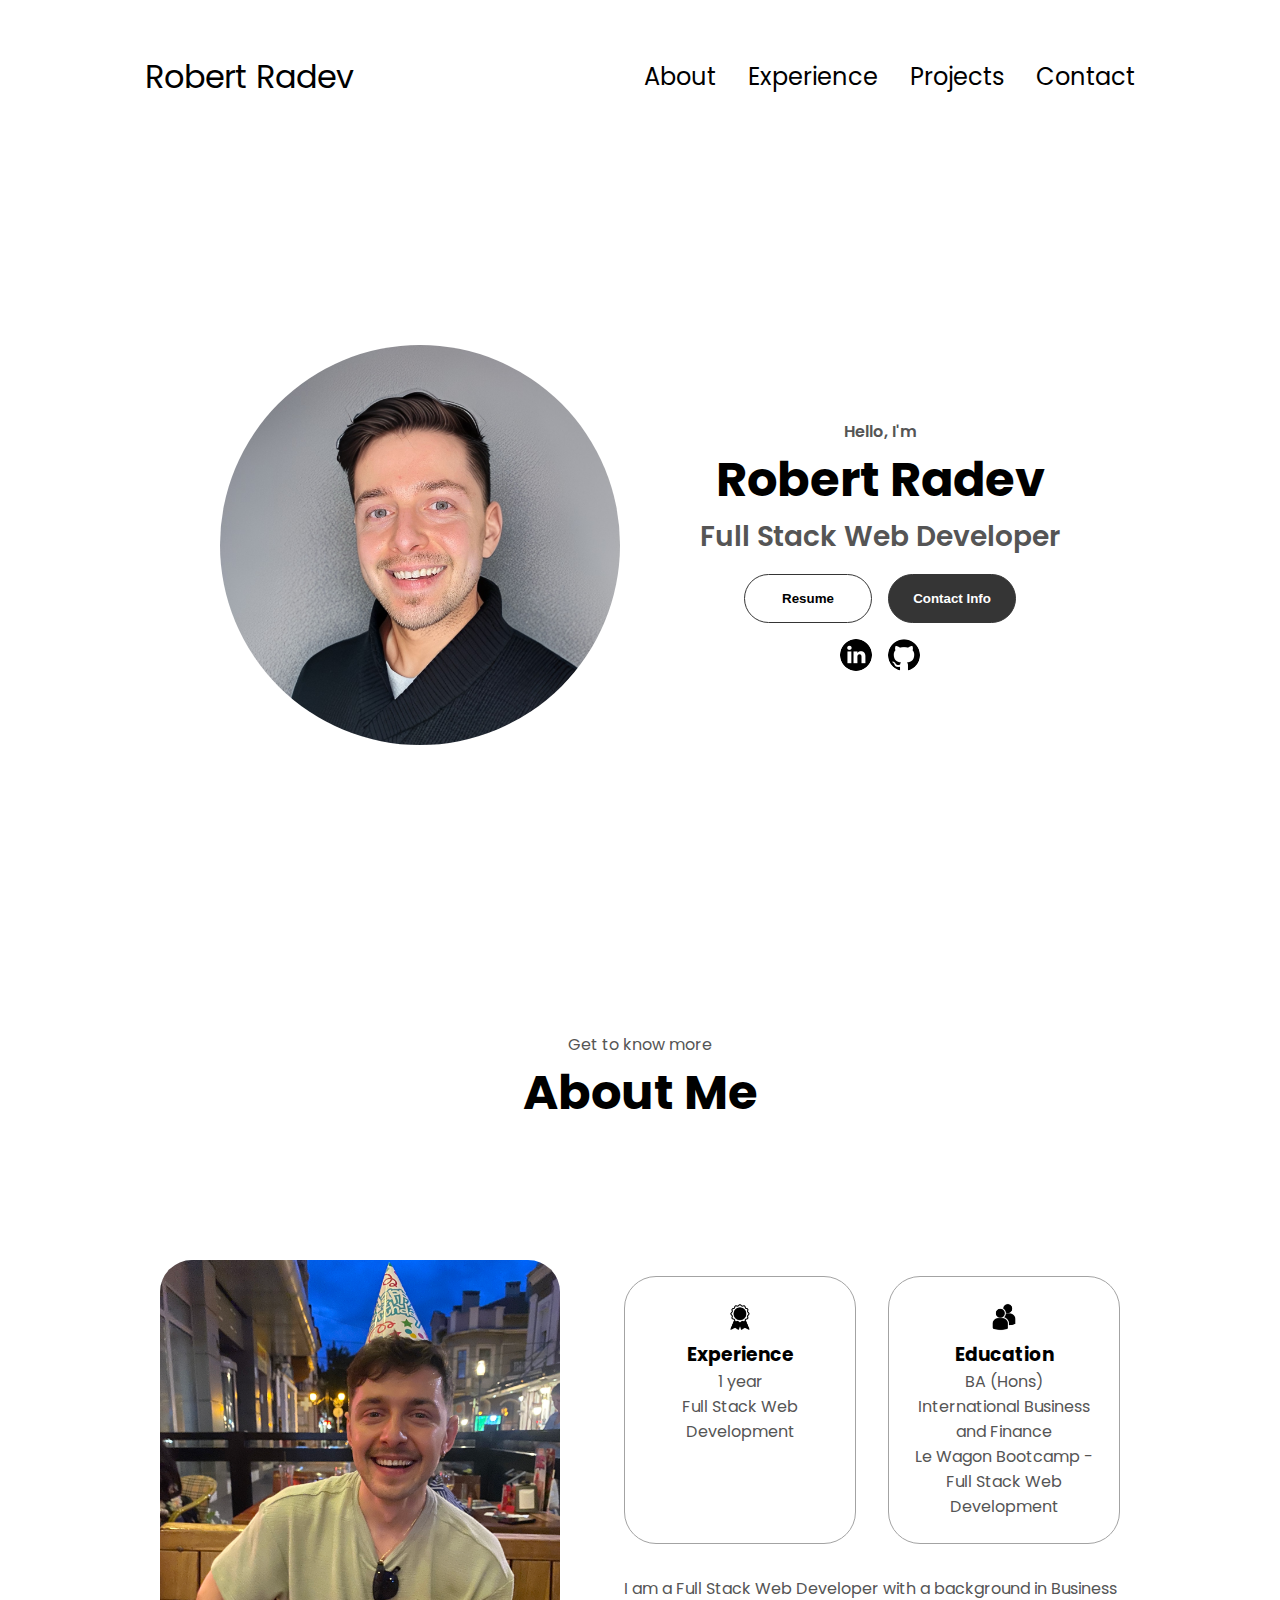
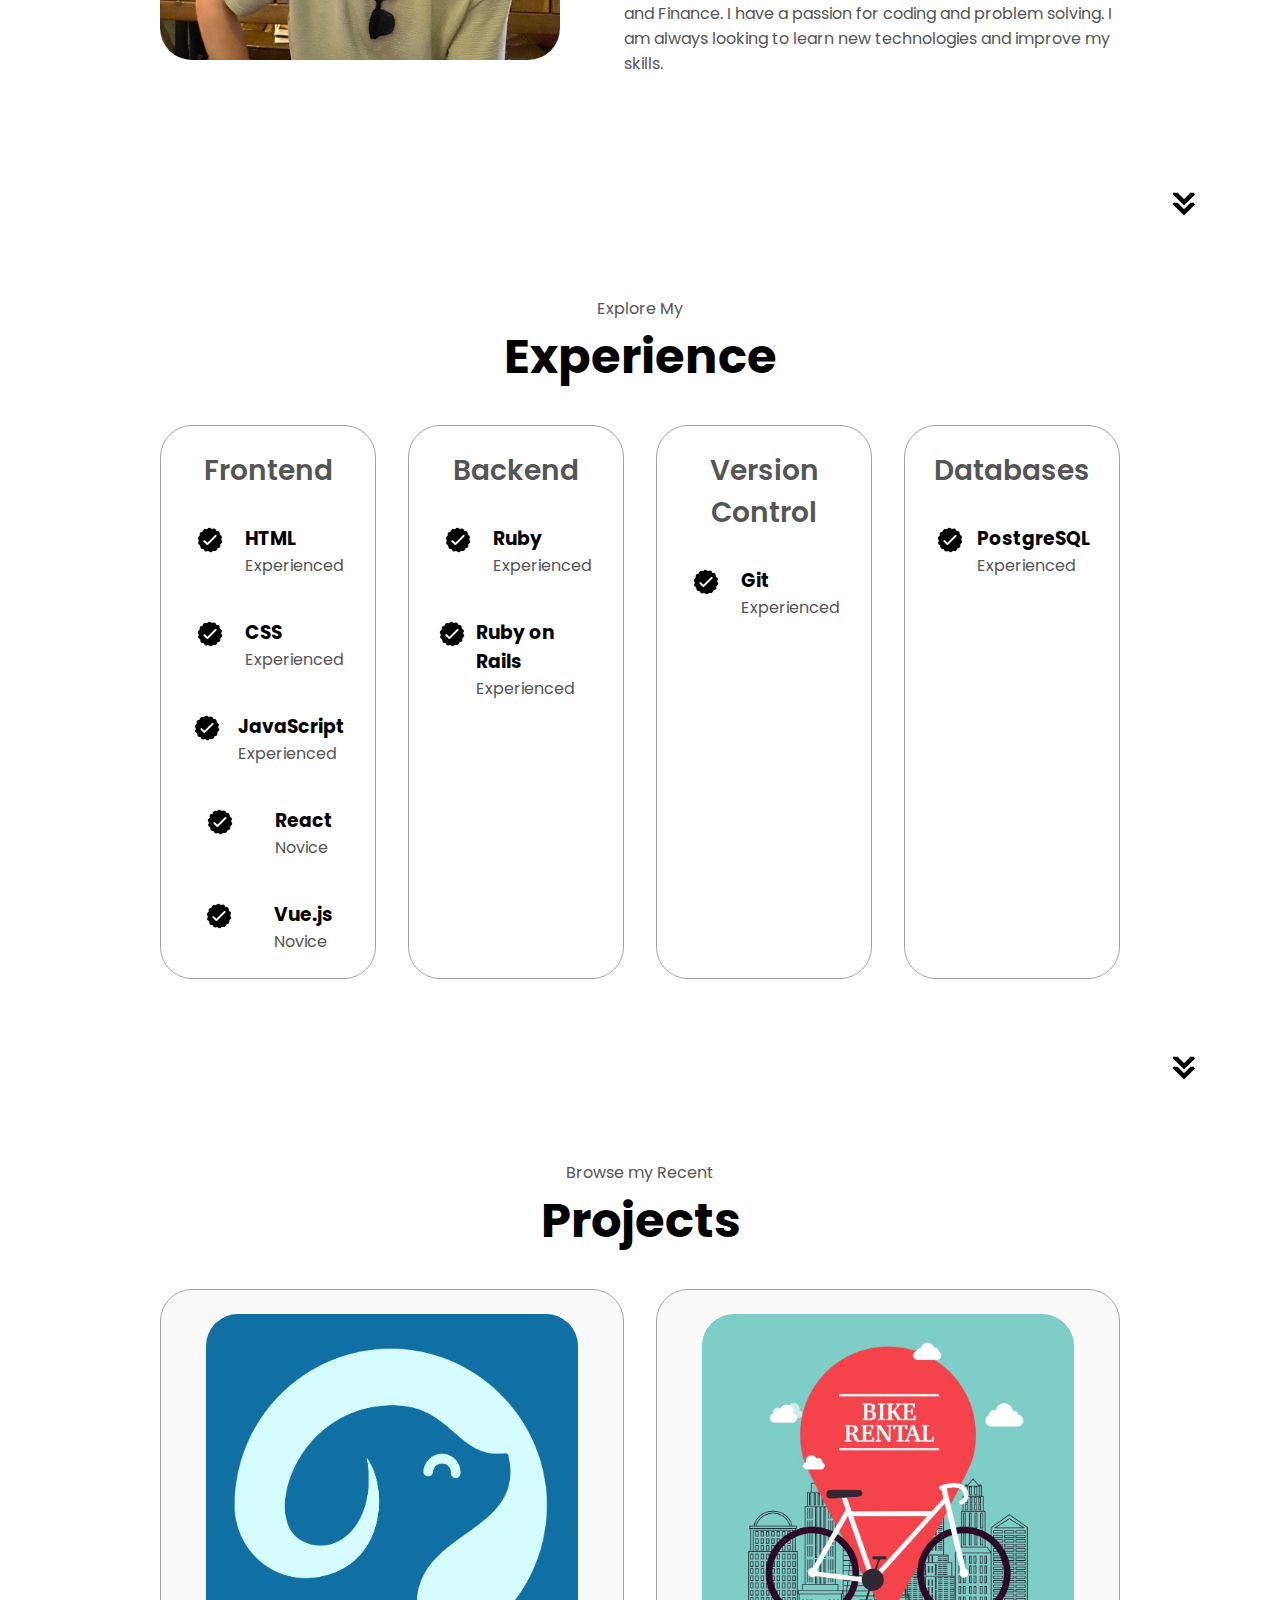
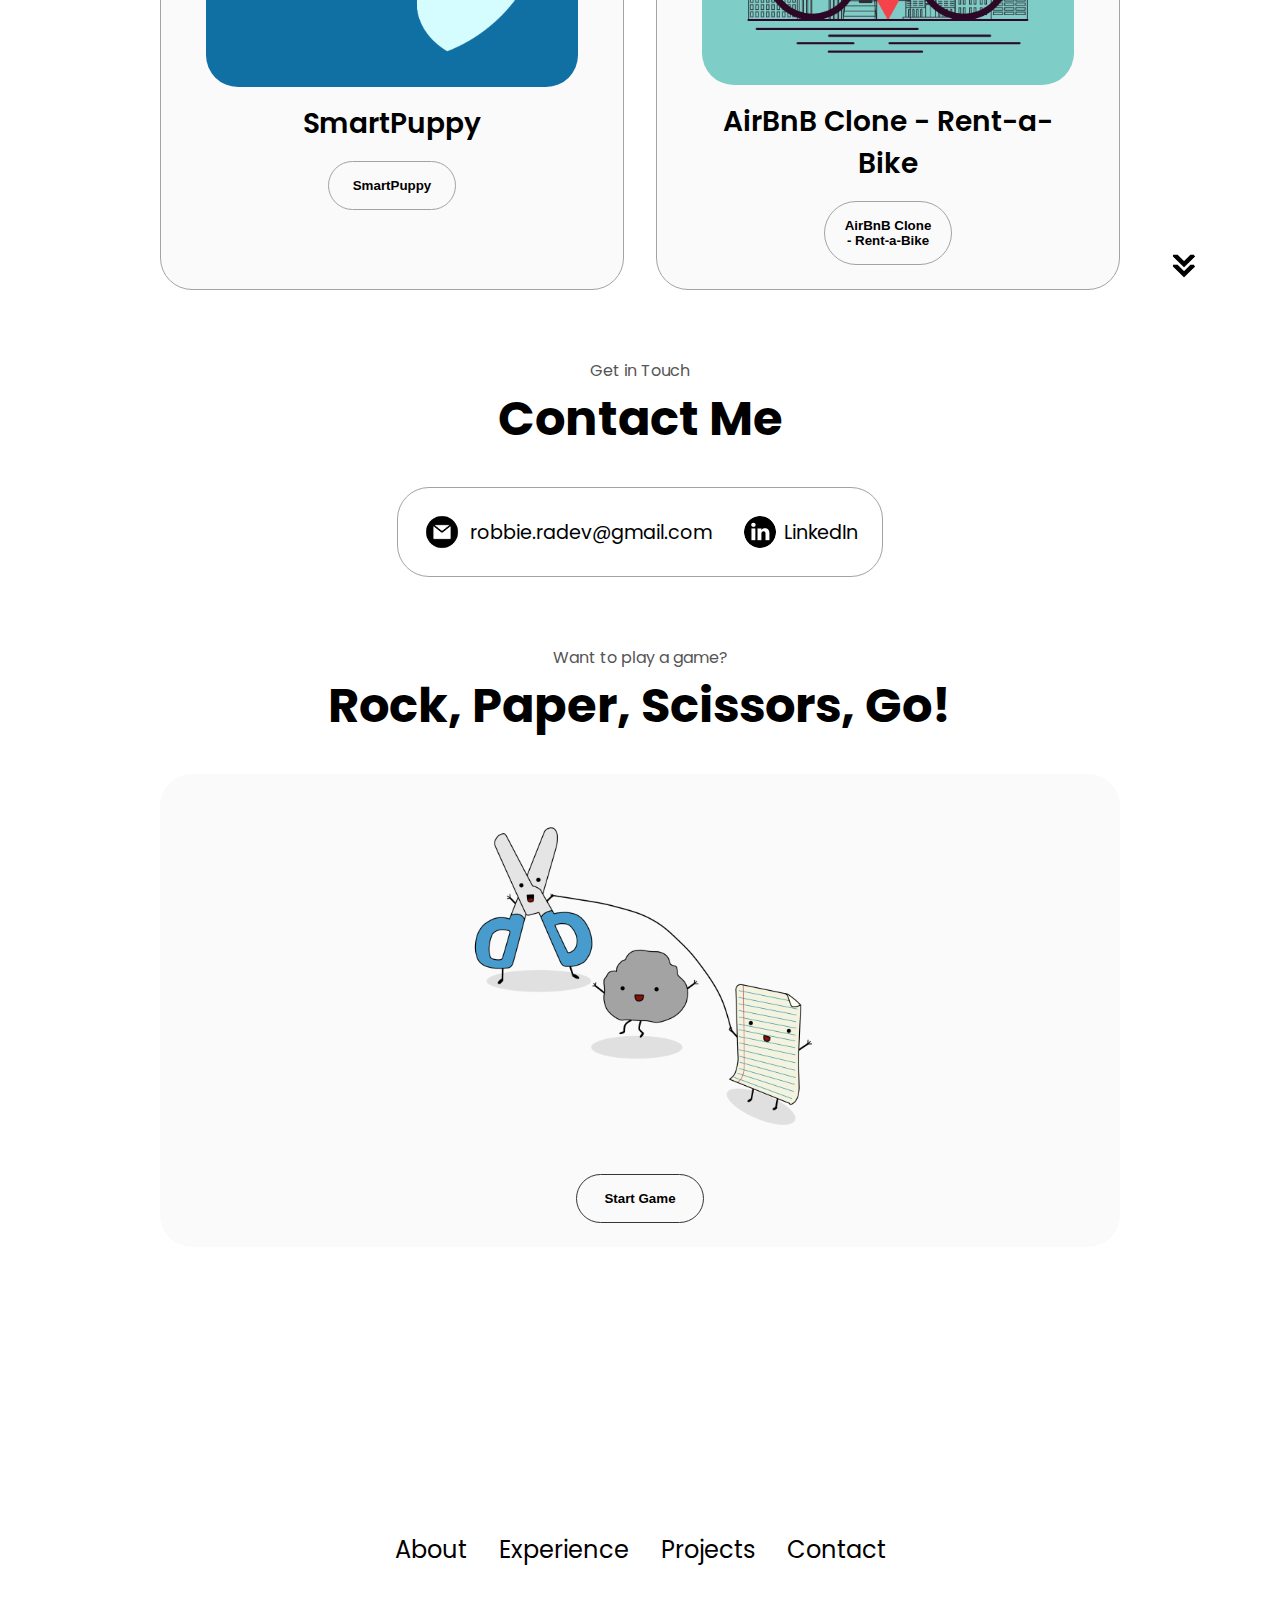
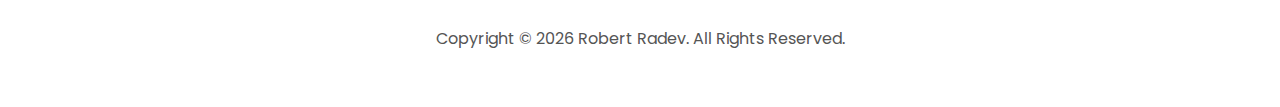
<file: index.html>
<!DOCTYPE html>
<html lang="en">
  <head>
    <meta charset="UTF-8" />
    <meta http-equiv="X-UA-Compatible" content="IE=edge" />
    <meta name="viewport" content="width=device-width, initial-scale=1.0" />
    <title>My Portfolio</title>

    <link rel="stylesheet" href="style.css" />
    <link rel="stylesheet" href="mediaqueries.css" />
  </head>
  <body>
    <nav id="desktop-nav">
      <a href="/" class="logo">Robert Radev</a>
      <div>
        <ul class="nav-links">
          <li><a href="#about">About</a></li>
          <li><a href="#experience">Experience</a></li>
          <li><a href="#projects">Projects</a></li>
          <li><a href="#contact">Contact</a></li>
        </ul>
      </div>
    </nav>
    <nav id="hamburger-nav">
      <a href="/" class="logo">Robert Radev</a>
      <div class="hamburger-menu">
        <div class="hamburger-icon" onclick="toggleMenu()">
          <span></span>
          <span></span>
          <span></span>
        </div>
        <div class="menu-links">
          <li><a href="#about" onclick="toggleMenu()">About</a></li>
          <li><a href="#experience" onclick="toggleMenu()">Experience</a></li>
          <li><a href="#projects" onclick="toggleMenu()">Projects</a></li>
          <li><a href="#contact" onclick="toggleMenu()">Contact</a></li>
        </div>
      </div>
    </nav>
    <section id="profile">
      <div class="section__pic-container">
        <img
          src="./assets/profile-photo.jpg"
          alt="Robert Radev profile photo"
        />
      </div>
      <div class="section__text">
        <p class="section__text__p1">Hello, I'm</p>
        <h1 class="title">Robert Radev</h1>
        <p class="section__text__p2">Full Stack Web Developer</p>
        <div class="btn-container">
          <button
            class="btn btn-color-2"
            onclick="window.open('https://app.enhancv.com/share/98bf02f7/?utm_medium=growth&utm_campaign=share-resume&utm_source=dynamic')"
          >
            Resume
          </button>
          <button class="btn btn-color-1" onclick="location.href='./#contact'">
            Contact Info
          </button>
        </div>
        <div id="socials-container">
          <img
            src="./assets/linkedin.png"
            alt="My LinkedIn Profile"
            class="icon"
            onclick="window.open('https://www.linkedin.com/in/robertradev/')"
          />
          <img
            src="./assets/github.png"
            alt="My LinkedIn Profile"
            class="icon"
            onclick="window.open('https://www.github.com/robbieradev/')"
          />
        </div>
      </div>
    </section>
    <section id="about">
      <p class="section__text__p1">Get to know more</p>
      <h1 class="title">About Me</h1>
      <div class="section-container">
        <div class="section__pic-container">
          <img
            src="./assets/IMG_6621.JPG"
            alt="Profile photo"
            class="about-pic"
          />
        </div>
        <div class="about-details-container">
          <div class="about-containers">
            <div class="details-container">
              <img
                src="./assets/experience.png"
                alt="Experience icon"
                class="icon"
              />
              <h3>Experience</h3>
              <p>1 year <br />Full Stack Web Development</p>
            </div>
            <div class="details-container">
              <img
                src="./assets/education.png"
                alt="Education icon"
                class="icon"
              />
              <h3>Education</h3>
              <p>
                BA (Hons) International Business and Finance <br />Le Wagon
                Bootcamp - Full Stack Web Development
              </p>
            </div>
          </div>
          <div class="text-container">
            <p>
              I am a Full Stack Web Developer with a background in Business and
              Finance. I have a passion for coding and problem solving. I am
              always looking to learn new technologies and improve my skills.
            </p>
          </div>
        </div>
      </div>
      <img
        src="./assets/arrow.png"
        alt="Arrow icon"
        class="icon arrow"
        onclick="location.href='./#experience'"
      />
    </section>
    <section id="experience">
      <p class="section__text__p1">Explore My</p>
      <h1 class="title">Experience</h1>
      <div class="experience-details-container">
        <div class="about-containers">
          <div class="details-container">
            <h2 class="experience-sub-title">Frontend</h2>
            <div class="article-container">
              <article>
                <img
                  src="./assets/checkmark.png"
                  alt="Experience icon"
                  class="icon"
                />
                <div>
                  <h3>HTML</h3>
                  <p>Experienced</p>
                </div>
              </article>
              <article>
                <img
                  src="./assets/checkmark.png"
                  alt="Experience icon"
                  class="icon"
                />
                <div>
                  <h3>CSS</h3>
                  <p>Experienced</p>
                </div>
              </article>
              <article>
                <img
                  src="./assets/checkmark.png"
                  alt="Experience icon"
                  class="icon"
                />
                <div>
                  <h3>JavaScript</h3>
                  <p>Experienced</p>
                </div>
              </article>
              <article>
                <img
                  src="./assets/checkmark.png"
                  alt="Experience icon"
                  class="icon"
                />
                <div>
                  <h3>React</h3>
                  <p>Novice</p>
                </div>
              </article>
              <article>
                <img
                  src="./assets/checkmark.png"
                  alt="Experience icon"
                  class="icon"
                />
                <div>
                  <h3>Vue.js</h3>
                  <p>Novice</p>
                </div>
              </article>
            </div>
          </div>
          <div class="details-container">
            <h2 class="experience-sub-title">Backend</h2>
            <div class="article-container">
              <article>
                <img
                  src="./assets/checkmark.png"
                  alt="Experience icon"
                  class="icon"
                />
                <div>
                  <h3>Ruby</h3>
                  <p>Experienced</p>
                </div>
              </article>
              <article>
                <img
                  src="./assets/checkmark.png"
                  alt="Experience icon"
                  class="icon"
                />
                <div>
                  <h3>Ruby on Rails</h3>
                  <p>Experienced</p>
                </div>
              </article>
            </div>
          </div>
          <div class="details-container">
            <h2 class="experience-sub-title">Version Control</h2>
            <div class="article-container">
              <article>
                <img
                  src="./assets/checkmark.png"
                  alt="Experience icon"
                  class="icon"
                />
                <div>
                  <h3>Git</h3>
                  <p>Experienced</p>
                </div>
              </article>
            </div>
          </div>
          <div class="details-container">
            <h2 class="experience-sub-title">Databases</h2>
            <div class="article-container">
              <article>
                <img
                  src="./assets/checkmark.png"
                  alt="Experience icon"
                  class="icon"
                />
                <div>
                  <h3>PostgreSQL</h3>
                  <p>Experienced</p>
                </div>
              </article>
            </div>
          </div>
        </div>
      </div>
      <img
        src="./assets/arrow.png"
        alt="Arrow icon"
        class="icon arrow"
        onclick="location.href='./#projects'"
      />
    </section>
    <section id="projects">
      <p class="section__text__p1">Browse my Recent</p>
      <h1 class="title">Projects</h1>
      <div class="experience-details-container">
        <div class="about-containers">
          <div class="details-container color-container">
            <div class="article-container">
              <img
                src="./assets/smartpuppy.png"
                alt="SmartPuppy project"
                class="project-img"
              />
            </div>
            <h2 class="experience-sub-title project-title">SmartPuppy</h2>
            <div class="btn-container">
              <button
                class="btn btn-color-2 project-btn"
                onclick="window.open('https://www.smartpuppy.tech/', '_blank')"
              >
                SmartPuppy
              </button>
              <!-- <button
                class="btn btn-color-2 project-btn"
                onclick="window.open('https://www.smartpuppy.tech/', '_blank')"
              >
                Live Demo
              </button> -->
            </div>
          </div>
          <div class="details-container color-container">
            <div class="article-container">
              <img
                src="./assets/bike_rental.jpg"
                alt="AirBnB Clone - Rent-a-Bike project"
                class="project-img"
              />
            </div>
            <h2 class="experience-sub-title project-title">
              AirBnB Clone - Rent-a-Bike
            </h2>
            <div class="btn-container">
              <button
                class="btn btn-color-2 project-btn"
                onclick="window.open('https://github.com/smart-puppy/Airbnb-smart-puppy', '_blank')"
              >
                AirBnB Clone - Rent-a-Bike
              </button>
              <!-- <button
                class="btn btn-color-2 project-btn"
                onclick="window.open('https://github.com/smart-puppy/Airbnb-smart-puppy', '_blank')"
              >
                Live Demo
              </button> -->
            </div>
          </div>
        </div>
      </div>
      <img
        src="./assets/arrow.png"
        alt="Arrow icon"
        class="icon arrow"
        onclick="location.href='./#contact'"
      />
    </section>
    <section id="contact">
      <p class="section__text__p1">Get in Touch</p>
      <h1 class="title">Contact Me</h1>
      <div class="contact-info-upper-container">
        <div class="contact-info-container">
          <img
            src="./assets/email.png"
            alt="Email icon"
            class="icon contact-icon email-icon"
          />
          <p>
            <a href="mailto:robbie.radev@gmail.com">robbie.radev@gmail.com</a>
          </p>
        </div>
        <div class="contact-info-container">
          <img
            src="./assets/linkedin.png"
            alt="LinkedIn icon"
            class="icon contact-icon"
          />
          <p>
            <a href="https://www.linkedin.com/in/robertradev" target="_blank"
              >LinkedIn</a
            >
          </p>
        </div>
      </div>
    </section>
    <section id="game">
      <p class="section__text__p1">Want to play a game?</p>
      <h1 class="title">Rock, Paper, Scissors, Go!</h1>
      <div class="game-upper-container">
        <div class="game-container">
          <div class="game-pic-container">
            <img
              src="./assets/rock-paper-scissors.png"
              alt="Rock, Paper, Scissors"
              class="game-pic"
            />
          </div>
          <div class="game-btn-container">
            <button class="btn btn-color-2" onclick="startGame()">
              Start Game
            </button>
          </div>
        </div>
        <p id="result"></p>
      </div>
    </section>
    <footer>
      <button onclick="topFunction()" id="myBtn" title="Go to top">
        <img src="./assets/up-arrow.png" alt="Back to Top" />
      </button>
      <nav>
        <div class="nav-links-container">
          <ul class="nav-links">
            <li><a href="#about">About</a></li>
            <li><a href="#experience">Experience</a></li>
            <li><a href="#projects">Projects</a></li>
            <li><a href="#contact">Contact</a></li>
          </ul>
        </div>
      </nav>
      <p>
        Copyright &#169;
        <script>
          document.write(/\d{4}/.exec(Date())[0]);
        </script>
        Robert Radev. All Rights Reserved.
      </p>
    </footer>
    <script src="script.js"></script>
  </body>
</html>
</file>
<file: style.css>
/* GENERAL */

@import url('https://fonts.googleapis.com/css2?family=Poppins:wght@300;400;500;600&display=swap');

 * {
  margin: 0;
  padding: 0;
  }

  body {
    font-family: Poppins, sans-serif;
  }

  html {
    scroll-behavior: smooth;
  }

  p {
    color: rgb(85, 85, 85);
  }

  #myBtn {
    display: none; /* Hidden by default */
    position: fixed; /* Fixed/sticky position */
    bottom: 20px; /* Place the button at the bottom of the page */
    right: 30px; /* Place the button 30px from the right */
    z-index: 99; /* Make sure it does not overlap */
    border: none; /* Remove borders */
    outline: none; /* Remove outline */
    background-color: transparent; /* Set a background color */
    color: white; /* Text color */
    cursor: pointer; /* Add a mouse pointer on hover */
    padding: 15px; /* Some padding */
    border-radius: 1.5rem; /* Rounded corners */
  }

  #myBtn:hover {
    background-color: rgb(163, 163, 163); /* Add a dark-grey background on hover */
    transition: all 1s ease;
  }

  #myBtn img {
    height: 2rem;
    width: auto;
  }

  /* TRANSITION */

  a,
  .btn {
    transition: all 0.3s ease;
  }

  /* DEKSTOP NAVIGATION */

  nav,
  .nav-links {
    display: flex;
  }

  nav {
    justify-content: space-around;
    align-items: center;
    height: 17vh;
  }

  .nav-links {
    gap: 2rem;
    list-style: none;
    font-size: 1.5rem;
  }

  a {
    color: black;
    text-decoration: none;
    text-decoration-color: white;
  }

  a:hover {
    color: gray;
    text-decoration: underline;
    text-underline-offset: 1rem;
    text-decoration-color: rgb(181, 181, 181);
  }

  .logo {
    font-size: 2rem;
  }

  .logo:hover {
    cursor: default;
  }

  /* HAMBURGER MENU */

  #hamburger-nav {
    display: none;
  }

  .hamburger-menu {
    position: relative;
    display: inline-block;
  }

  .hamburger-icon {
    display: flex;
    flex-direction: column;
    justify-content: space-between;
    height: 24px;
    width: 30px;
    cursor: pointer;
  }

  .hamburger-icon span {
    width: 100%;
    height: 2px;
    background-color: black;
    transition: all 0.3 ease-in-out;
  }

  .menu-links {
    position: absolute;
    top: 100%;
    right: 0;
    background-color: white;
    width: fit-content;
    max-height: 0;
    overflow: hidden;
    transition: all 0.3 ease-in-out;
    border-radius: 1.5rem;
  }

  .menu-links a {
    display: block;
    padding: 10px;
    text-align: center;
    font-size: 1.5rem;
    color: black;
    text-decoration: none;
    transition: all 0.3 ease-in-out;
  }

  .menu-links li {
    list-style: none;
  }

  .menu-links.open {
    max-height: 300px;
  }

  .hamburger-icon.open span:first-child {
    transform: rotate(45deg) translate(10px, 5px);
    transition:all 0.3s ease-in-out;
  }

  .hamburger-icon.open span:nth-child(2) {
    opacity: 0;
    transition:all 0.3s ease-in-out;
  }

  .hamburger-icon.open span:last-child {
    transform: rotate(-45deg) translate(10px, -5px);
    transition:all 0.3s ease-in-out;
  }

  .hamburger-icon span:first-child {
    transform: none;
    transition:all 0.3s ease-in-out;
  }

  .hamburger-icon span:nth-child(2) {
    opacity: 1;
    transition:all 0.3s ease-in-out;
  }

  .hamburger-icon span:last-child {
    transform: none;
    transition:all 0.3s ease-in-out;
  }

  /* SECTIONS */

  section {
    padding-top: 4vh;
    height: 96vh;
    margin: 0 10rem;
    box-sizing: border-box;
    min-height: fit-content;
  }

  .section-container {
    display: flex;
  }

  /* PROFILE SECTION */

  img {
    border-radius: 50%;
    animation: fadeIn 3s ease;
  }

  #profile {
    display: flex;
    justify-content: center;
    gap: 5rem;
    height: 80vh;
  }

  .section__pic-container {
    display: flex;
    height: 400px;
    width: 400px;
    margin: auto 0;
  }

  .section__text {
    align-self: center;
    text-align: center;
  }

  .section__text p {
    font-weight: 600;
  }

  .section__text__p1 {
    text-align: center;
  }

  .section__text__p2 {
    font-size: 1.75rem;
    margin-bottom: 1rem;
  }

  .title {
    font-size: 3rem;
    text-align: center;
  }

  #socials-container {
    display: flex;
    justify-content: center;
    margin-top: 1rem;
    gap: 1rem;
  }

  /* ICONS */

  .icon {
    cursor: pointer;
    height: 2rem;
  }

  /* BUTTONS */

  .btn-container {
    display: flex;
    justify-content: center;
    gap: 1rem;
  }

  .btn {
    font-weight: 600;
    transition: all 0.3s ease;
    padding: 1rem;
    width: 8rem;
    border-radius: 2rem;
  }

  .btn-color-1,
  .btn-color-2 {
    border: rgb(53, 53, 53) 0.1rem solid;
  }

  .btn-color-1:hover,
  .btn-color-2:hover {
    cursor: pointer;
  }

  .btn-color-1,
  .btn-color-2:hover {
    background: rgb(53, 53, 53);
    color: white;
  }

  .btn-color-1:hover {
    background: rgb(0, 0, 0);
  }

  .btn-color-2 {
    background: none;
  }

  .btn-color-2:hover {
    border: rgb(255, 255, 255) 0.1rem solid;
  }

  .btn-container {
    gap: 1rem;
  }

  /* ABOUT SECTION */

  #about {
    position: relative;
  }

  .about-containers {
    gap: 2rem;
    margin-bottom: 2rem;
    margin-top: 2rem;
  }

  .about-details-container {
    justify-content: center;
    flex-direction: column;
  }

  .about-containers,
  .about-details-container {
    display: flex;
  }

  .about-pic {
    border-radius: 2rem;
  }

  .arrow {
    position: absolute;
    right: -5rem;
    bottom: 2.5rem;
  }

  .details-container {
    padding: 1.5rem;
    flex: 1;
    background: white;
    border-radius: 2rem;
    border: rgb(53, 53, 53) 0.1rem solid;
    border-color: rgb(163, 163, 163);
    text-align: center;
  }

  .section-container {
    gap: 4rem;
    height: 80%;
  }

  .section__pic-container {
    height: 400px;
    width: 400px;
    margin: auto 0;
  }

  /* EXPERIENCE SECTION */

  #experience {
    position: relative;
  }

  .experience-sub-title {
    color: rgb(85, 85, 85);
    font-weight: 600;
    font-size: 1.75rem;
    margin-bottom: 2rem;
  }

  .experience-details-container {
    display: flex;
    justify-content: center;
    flex-direction: column;
  }

  .article-container {
    display: flex;
    text-align: initial;
    flex-wrap: wrap;
    flex-direction: row;
    gap: 2.5rem;
    justify-content: space-around;
  }

  article {
    display: flex;
    width: 10rem;
    justify-content: space-around;
    gap: 0.5rem;
  }

  article .icon {
    cursor: default;
  }

  /* PROJECTS SECTION */

  #projects {
    position: relative;
  }

  .color-container {
    border-color: rgb(163, 163, 163);
    background: rgb(250, 250, 250);
  }

  .project-img {
    border-radius: 2rem;
    width: 90%;
    height: 90%;
  }

  .project-title {
    margin: 1rem;
    color: black;
  }

  .project-btn {
    color: black;
    border-color: rgb(163, 163, 163);
  }

  /* CONTACT PAGE */

  #contact {
    display: flex;
    justify-content: center;
    flex-direction: column;
    height: 70vh;
  }

  .contact-info-upper-container {
    display: flex;
    justify-content: center;
    border-radius: 2rem;
    border: rgb(53, 53, 53) 0.1rem solid;
    border-color: rgb(163, 163, 163);
    background: (250, 250, 250);
    margin: 2rem auto;
    padding: 0.5rem;
  }

  .contact-info-container {
    display: flex;
    align-items: center;
    justify-content: center;
    gap: 0.5rem;
    margin: 1rem;
  }

  .contact-info-container p {
    font-size: larger;
  }

  .contact-icon {
    cursor: default;
  }

  .email-icon {
    height: 2.5rem;
  }

  /* GAME SECTION  */

  /* #game {
    position: relative;
    justify-content: center;
    align-items: center;
    height: 70vh;
  } */

  .game-upper-container {
    display: flex;
    flex-direction: column;
    align-items: center;
    justify-content: center;
    border-radius: 2rem;
    border: 0.1rem rgb(53, 53, 53) 0.1rem solid;
    background-color: rgb(250, 250, 250);
    margin: 2rem auto;
    padding: 0.5rem;
  }

  .game-pic-container{
    display: flex;
    justify-content: center;
    margin-bottom: 1rem;
  }

  .game-container {
    display: flex;
    flex-direction: column;
    align-items: center;
    gap: 1rem;
  }

  .game-container img {
    border-radius: 2rem;
    height: 40vh;
  }

  .game-container p {
    text-align: center;
  }

  .game-btn-container {
    display: flex;
    flex-direction: row;
    align-items: center;
    justify-content: center;
    gap: 0.5rem;
    flex-wrap: wrap;
  }

  #result {
    text-align: center;
    margin-top: 1rem;
    width: 100%;
  }

  /* FOOTER SECTION */

  footer {
    height: 26vh;
    margin: 0 1rem;
  }

  footer p {
    text-align: center;
  }
</file>
<file: mediaqueries.css>
@media screen and (max-width: 1400px) {
  #profile {
    height: 83vh;
    margin-bottom: 6rem;
  }
  .about-containers {
    flex-wrap: wrap;
  }
  #contact,
  #projects {
    height: fit-content;
  }
}

@media screen and (max-width: 1200px) {
  #desktop-nav {
    display: none;
  }
  #hamburger-nav {
    display: flex;
  }
  #experience, .experience-details-container {
    margin-top: 2rem;
  }
  #profile, .section-container {
    display: block;
  }
  .arrow {
    display: none;
  }
  section, .section-container {
    height: fit-content;
  }
  section {
    margin: 0 5%;
  }
  .section__pic-container {
    width: 275px;
    height: 275px;
    margin: 0 auto 2rem;
  }
  .about-containers {
    margin-top: 0;
  }
}

@media screen and (max-width: 600px) {
  #contact,
  footer {
    height: 40vh;
  }
  #profile {
    height: 83vh;
    margin-bottom: 0;
  }
  article {
    font-size: 1rem;
  }
  footer nav {
    height: fit-content;
    margin-bottom: 2rem;
  }
  .about-containers, .contact-info-upper-container, .btn-container {
    flex-wrap: wrap;
  }
  .contact-info-container {
    margin: 0;
  }
  .contact-info-container p, .nav-links li a {
    font-size: 1rem;
  }
  .experience-sub-title {
    font-size: 1.25rem;
  }
  .logo {
    font-size: 1.5rem;
  }
  .nav-links {
    flex-direction: column;
    gap: 0.5rem;
    text-align: center;
  }
  .section__pic-container {
    width: auto;
    height: 46vw;
    justify-content: center;
  }
  .section__text__p2 {
    font-size: 1.25rem;
  }
  .title {
    font-size: 2rem;
  }
  .text-container {
    text-align: justify;
  }

  /* Additional media query for the game section */
  .game-btn-container {
    flex-direction: column; /* Stack buttons vertically on small screens */
  }
}
</file>
